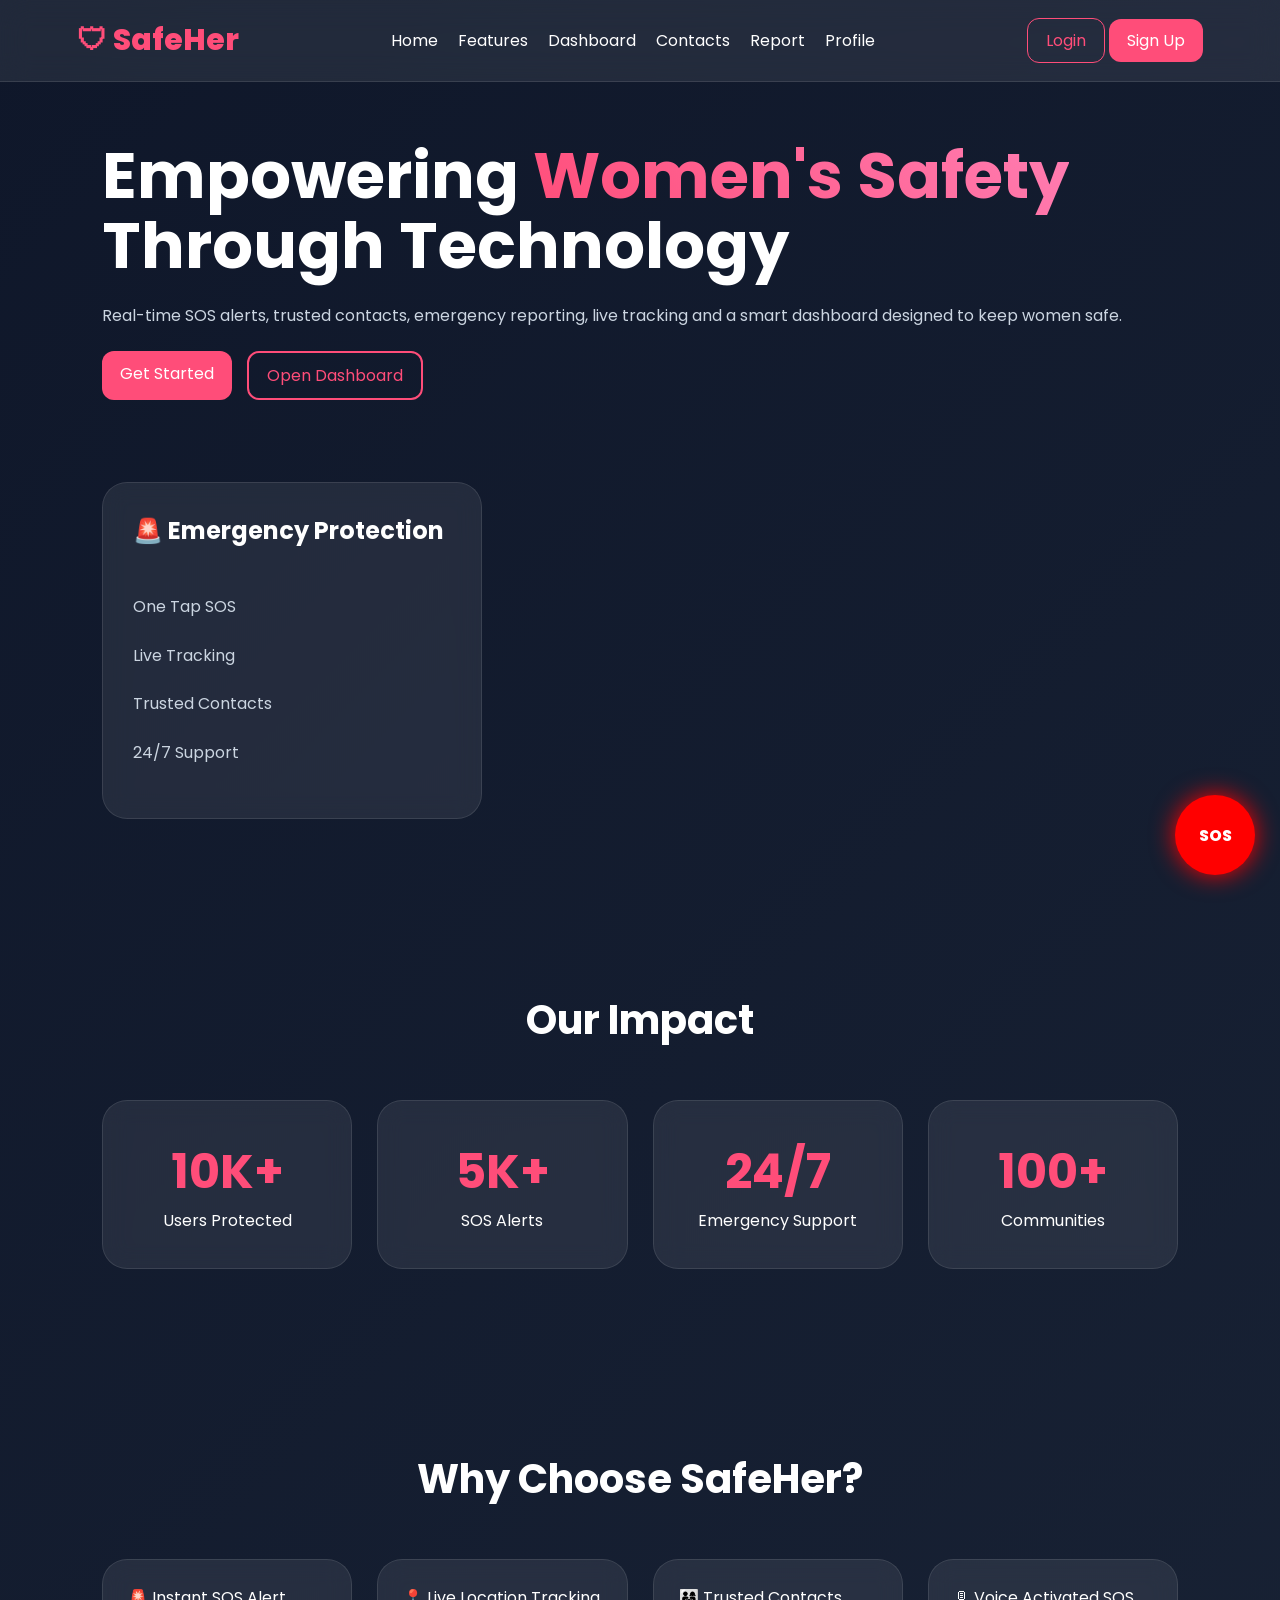
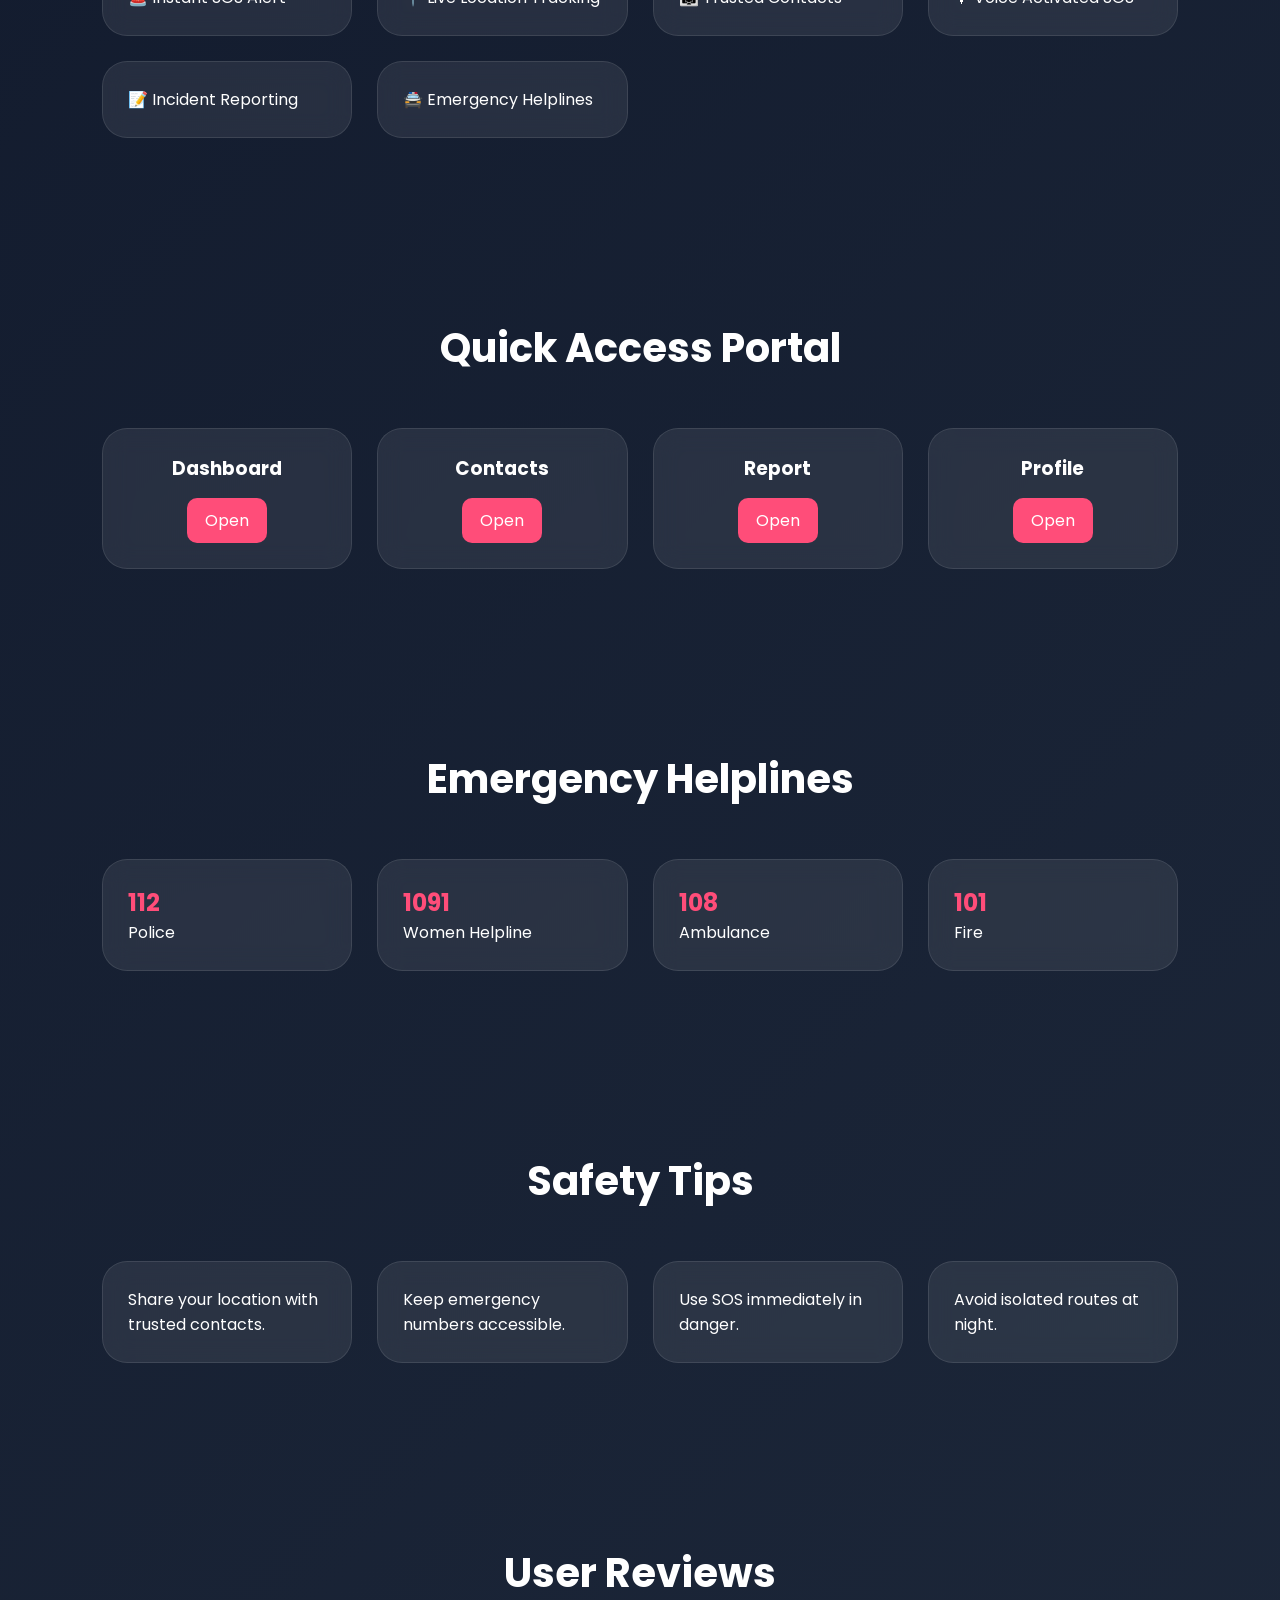
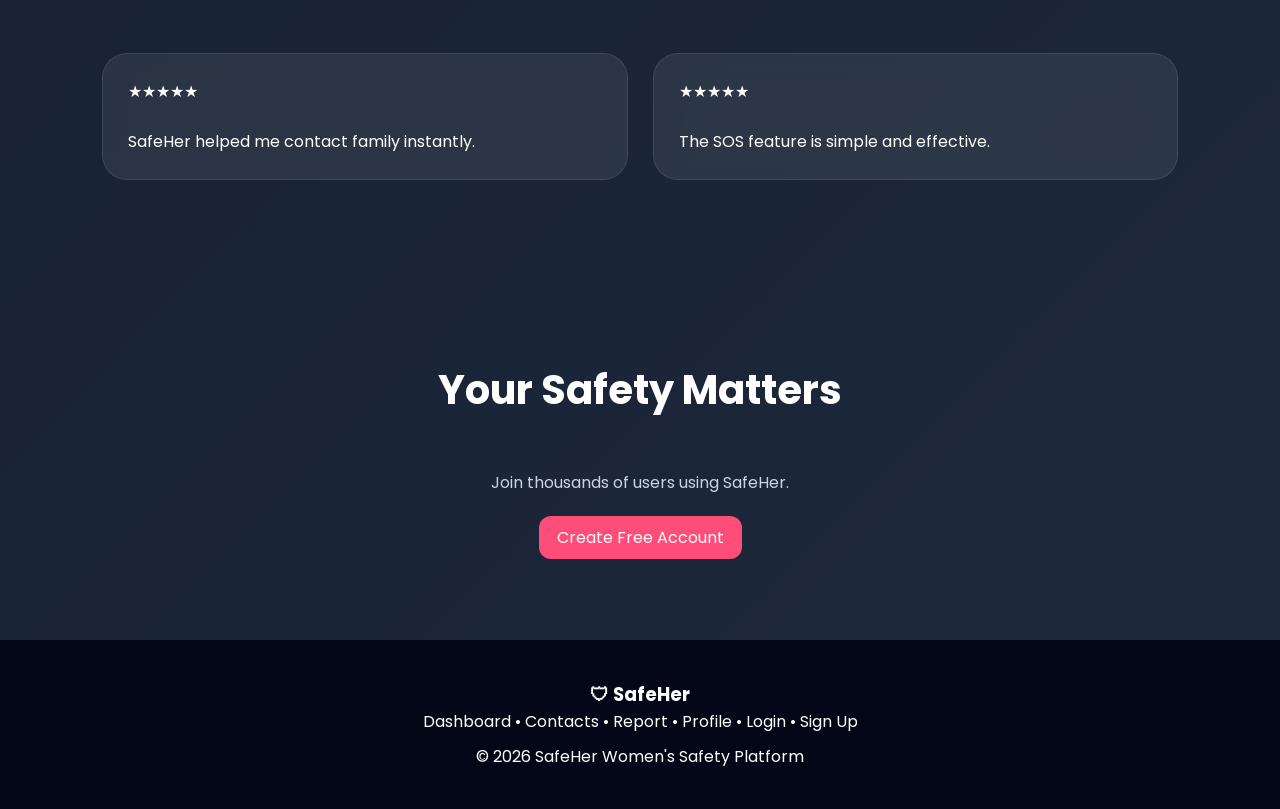
<file: New folder/index.html>
<!DOCTYPE html>
<html lang="en">
<head>
<meta charset="UTF-8">
<meta name="viewport" content="width=device-width, initial-scale=1.0">
<title>SafeHer Premium</title>
<link href="https://fonts.googleapis.com/css2?family=Poppins:wght@300;400;500;600;700;800&display=swap" rel="stylesheet">
<style>
*{margin:0;padding:0;box-sizing:border-box;font-family:Poppins,sans-serif}
body{
background:linear-gradient(135deg,#0f172a,#1e293b);
color:#fff;overflow-x:hidden}
nav{
position:fixed;top:0;width:100%;
display:flex;justify-content:space-between;align-items:center;
padding:18px 6%;backdrop-filter:blur(15px);
background:rgba(255,255,255,.08);
border-bottom:1px solid rgba(255,255,255,.1);
z-index:1000}
.logo{font-size:30px;font-weight:800;color:#ff4d79}
.nav-links{display:flex;gap:20px;list-style:none}
.nav-links a{text-decoration:none;color:#fff}
.btn{padding:10px 18px;border-radius:12px;text-decoration:none}
.login{border:1px solid #ff4d79;color:#ff4d79}
.signup{background:#ff4d79;color:#fff}

.hero{
min-height:100vh;
display:flex;
justify-content:space-between;
align-items:center;
padding:120px 8% 60px;
gap:40px;flex-wrap:wrap}
.hero h1{
font-size:4rem;
line-height:1.1}
.hero span{
background:linear-gradient(45deg,#ff4d79,#ff7eb3);
-webkit-background-clip:text;
-webkit-text-fill-color:transparent}
.hero p{margin:20px 0;line-height:1.8;color:#cbd5e1}
.cta{display:flex;gap:15px;flex-wrap:wrap}
.primary{background:#ff4d79;color:#fff}
.secondary{border:2px solid #ff4d79;color:#ff4d79}
.glass{
background:rgba(255,255,255,.08);
backdrop-filter:blur(12px);
border:1px solid rgba(255,255,255,.1);
border-radius:25px}
.hero-card{
width:380px;padding:30px;
animation:float 4s ease-in-out infinite}
@keyframes float{
50%{transform:translateY(-15px)}
}
section{padding:90px 8%}
.title{text-align:center;font-size:2.5rem;margin-bottom:50px}
.grid{
display:grid;
grid-template-columns:repeat(auto-fit,minmax(250px,1fr));
gap:25px}
.card{
padding:25px;
transition:.4s;
border-radius:25px}
.card:hover{
transform:translateY(-10px);
box-shadow:0 0 25px rgba(255,77,121,.4)}
.counter{
text-align:center;padding:35px}
.counter h2{font-size:3rem;color:#ff4d79}
.portal .card{text-align:center}
.portal a{
display:inline-block;margin-top:15px;
padding:10px 18px;
background:#ff4d79;
color:white;
border-radius:10px;
text-decoration:none}
.helpline h2{color:#ff4d79}
.footer{
background:#020617;
padding:40px;text-align:center}
.sos{
position:fixed;
right:25px;
bottom:25px;
width:80px;height:80px;
background:red;
border-radius:50%;
display:flex;
align-items:center;
justify-content:center;
font-weight:800;
color:white;
text-decoration:none;
box-shadow:0 0 25px red;
animation:pulse 1.5s infinite}
@keyframes pulse{
50%{transform:scale(1.1)}
}
@media(max-width:900px){
.hero h1{font-size:2.8rem}
nav{flex-direction:column;gap:10px}
.nav-links{flex-wrap:wrap;justify-content:center}
}
</style>
</head>
<body>

<nav>
<div class="logo">🛡 SafeHer</div>
<ul class="nav-links">
<li><a href="#">Home</a></li>
<li><a href="#features">Features</a></li>
<li><a href="dashboard.html">Dashboard</a></li>
<li><a href="contacts.html">Contacts</a></li>
<li><a href="report.html">Report</a></li>
<li><a href="profile.html">Profile</a></li>
</ul>
<div>
<a href="login.html" class="btn login">Login</a>
<a href="signup.html" class="btn signup">Sign Up</a>
</div>
</nav>

<section class="hero">
<div>
<h1>Empowering <span>Women's Safety</span><br>Through Technology</h1>
<p>Real-time SOS alerts, trusted contacts, emergency reporting, live tracking and a smart dashboard designed to keep women safe.</p>
<div class="cta">
<a href="signup.html" class="btn primary">Get Started</a>
<a href="dashboard.html" class="btn secondary">Open Dashboard</a>
</div>
</div>

<div class="glass hero-card">
<h2>🚨 Emergency Protection</h2>
<br>
<p>One Tap SOS</p>
<p>Live Tracking</p>
<p>Trusted Contacts</p>
<p>24/7 Support</p>
</div>
</section>

<section>
<h2 class="title">Our Impact</h2>
<div class="grid">
<div class="glass counter"><h2>10K+</h2><p>Users Protected</p></div>
<div class="glass counter"><h2>5K+</h2><p>SOS Alerts</p></div>
<div class="glass counter"><h2>24/7</h2><p>Emergency Support</p></div>
<div class="glass counter"><h2>100+</h2><p>Communities</p></div>
</div>
</section>

<section id="features">
<h2 class="title">Why Choose SafeHer?</h2>
<div class="grid">
<div class="glass card">🚨 Instant SOS Alert</div>
<div class="glass card">📍 Live Location Tracking</div>
<div class="glass card">👨‍👩‍👧 Trusted Contacts</div>
<div class="glass card">🎙 Voice Activated SOS</div>
<div class="glass card">📝 Incident Reporting</div>
<div class="glass card">🚔 Emergency Helplines</div>
</div>
</section>

<section class="portal">
<h2 class="title">Quick Access Portal</h2>
<div class="grid">
<div class="glass card"><h3>Dashboard</h3><a href="dashboard.html">Open</a></div>
<div class="glass card"><h3>Contacts</h3><a href="contacts.html">Open</a></div>
<div class="glass card"><h3>Report</h3><a href="report.html">Open</a></div>
<div class="glass card"><h3>Profile</h3><a href="profile.html">Open</a></div>
</div>
</section>

<section>
<h2 class="title">Emergency Helplines</h2>
<div class="grid">
<div class="glass card helpline"><h2>112</h2><p>Police</p></div>
<div class="glass card helpline"><h2>1091</h2><p>Women Helpline</p></div>
<div class="glass card helpline"><h2>108</h2><p>Ambulance</p></div>
<div class="glass card helpline"><h2>101</h2><p>Fire</p></div>
</div>
</section>

<section>
<h2 class="title">Safety Tips</h2>
<div class="grid">
<div class="glass card">Share your location with trusted contacts.</div>
<div class="glass card">Keep emergency numbers accessible.</div>
<div class="glass card">Use SOS immediately in danger.</div>
<div class="glass card">Avoid isolated routes at night.</div>
</div>
</section>

<section>
<h2 class="title">User Reviews</h2>
<div class="grid">
<div class="glass card">★★★★★<br><br>SafeHer helped me contact family instantly.</div>
<div class="glass card">★★★★★<br><br>The SOS feature is simple and effective.</div>
</div>
</section>

<section style="text-align:center">
<h2 class="title">Your Safety Matters</h2>
<p style="margin-bottom:30px;color:#cbd5e1">Join thousands of users using SafeHer.</p>
<a href="signup.html" class="btn primary">Create Free Account</a>
</section>

<div class="footer">
<h3>🛡 SafeHer</h3>
<p>Dashboard • Contacts • Report • Profile • Login • Sign Up</p>
<p style="margin-top:10px">© 2026 SafeHer Women's Safety Platform</p>
</div>

<a href="dashboard.html" class="sos">SOS</a>
</body>
</html>
</file>
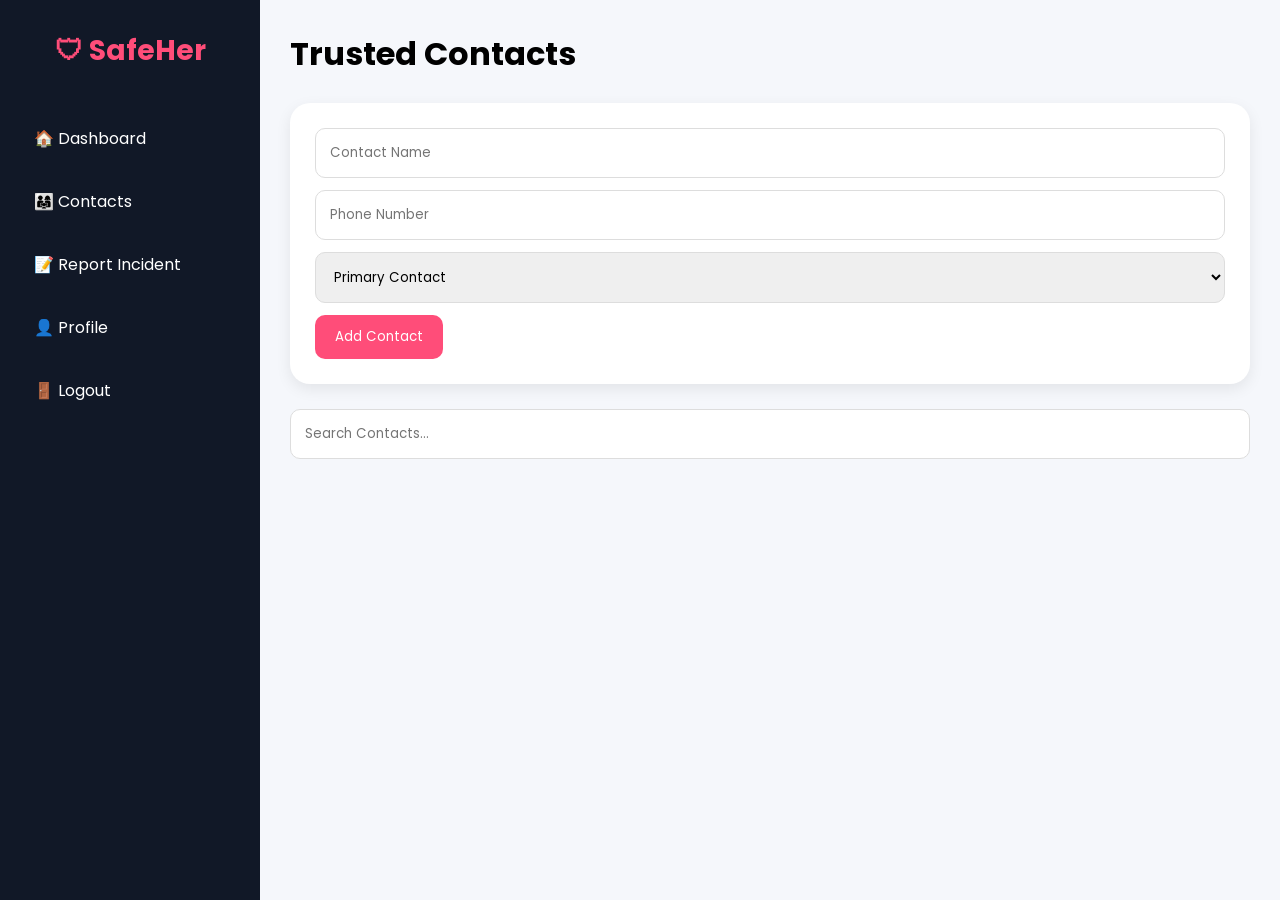
<file: New folder/contacts.html>
<!DOCTYPE html>
<html lang="en">
<head>
<meta charset="UTF-8">
<meta name="viewport" content="width=device-width, initial-scale=1.0">

<title>SafeHer - Trusted Contacts</title>

<link href="https://fonts.googleapis.com/css2?family=Poppins:wght@300;400;500;600;700&display=swap" rel="stylesheet">

<style>

*{
margin:0;
padding:0;
box-sizing:border-box;
font-family:'Poppins',sans-serif;
}

body{
background:#f5f7fb;
display:flex;
min-height:100vh;
}

.sidebar{
width:260px;
background:#111827;
color:white;
padding:30px 20px;
position:fixed;
height:100%;
}

.logo{
font-size:28px;
font-weight:700;
margin-bottom:40px;
text-align:center;
color:#ff4d79;
}

.sidebar a{
display:block;
padding:14px;
margin-bottom:10px;
text-decoration:none;
color:white;
border-radius:10px;
transition:.3s;
}

.sidebar a:hover{
background:#ff4d79;
}

.main{
margin-left:260px;
padding:30px;
width:100%;
}

.page-title{
margin-bottom:25px;
}

.form-box{
background:white;
padding:25px;
border-radius:20px;
box-shadow:0 5px 15px rgba(0,0,0,.08);
margin-bottom:25px;
}

input,select{
width:100%;
padding:14px;
margin-bottom:12px;
border:1px solid #ddd;
border-radius:10px;
}

.btn{
background:#ff4d79;
color:white;
border:none;
padding:12px 20px;
border-radius:10px;
cursor:pointer;
}

.search{
margin-bottom:20px;
}

.contact-grid{
display:grid;
grid-template-columns:repeat(auto-fit,minmax(280px,1fr));
gap:20px;
}

.contact-card{
background:white;
padding:20px;
border-radius:20px;
box-shadow:0 5px 15px rgba(0,0,0,.08);
}

.contact-card h3{
color:#ff4d79;
margin-bottom:10px;
}

.priority{
display:inline-block;
padding:5px 10px;
border-radius:20px;
font-size:12px;
background:#ffe5ec;
color:#ff4d79;
margin-bottom:10px;
}

.delete-btn{
background:red;
color:white;
border:none;
padding:10px 15px;
border-radius:8px;
cursor:pointer;
margin-top:10px;
}

@media(max-width:900px){

.sidebar{
position:relative;
width:100%;
height:auto;
}

.main{
margin-left:0;
}

body{
flex-direction:column;
}

}

</style>
</head>

<body>

<div class="sidebar">

<div class="logo">
🛡 SafeHer
</div>

<a href="dashboard.html">🏠 Dashboard</a>
<a href="contacts.html">👨‍👩‍👧 Contacts</a>
<a href="report.html">📝 Report Incident</a>
<a href="profile.html">👤 Profile</a>
<a href="index.html">🚪 Logout</a>

</div>

<div class="main">

<h1 class="page-title">
Trusted Contacts
</h1>

<div class="form-box">

<input
type="text"
id="name"
placeholder="Contact Name">

<input
type="tel"
id="phone"
placeholder="Phone Number">

<select id="priority">

<option value="Primary">
Primary Contact
</option>

<option value="Secondary">
Secondary Contact
</option>

<option value="Emergency">
Emergency Contact
</option>

</select>

<button class="btn" onclick="addContact()">
Add Contact
</button>

</div>

<input
type="text"
id="search"
class="search"
placeholder="Search Contacts..."
onkeyup="searchContact()">

<div
class="contact-grid"
id="contactContainer">
</div>

</div>

<script>

let contacts =
JSON.parse(
localStorage.getItem("safeherContacts")
) || [];

function saveContacts(){

localStorage.setItem(
"safeherContacts",
JSON.stringify(contacts)
);

}

function addContact(){

const name =
document.getElementById("name").value;

const phone =
document.getElementById("phone").value;

const priority =
document.getElementById("priority").value;

if(!name || !phone){

alert("Fill all fields");
return;

}

contacts.push({

name,
phone,
priority

});

saveContacts();

renderContacts();

document.getElementById("name").value="";
document.getElementById("phone").value="";

}

function deleteContact(index){

contacts.splice(index,1);

saveContacts();

renderContacts();

}

function renderContacts(filtered = contacts){

const container =
document.getElementById(
"contactContainer"
);

container.innerHTML="";

filtered.forEach((contact,index)=>{

container.innerHTML += `

<div class="contact-card">

<div class="priority">
${contact.priority}
</div>

<h3>${contact.name}</h3>

<p>📞 ${contact.phone}</p>

<button
class="delete-btn"
onclick="deleteContact(${index})">
Delete
</button>

</div>

`;

});

}

function searchContact(){

const query =
document.getElementById("search")
.value
.toLowerCase();

const filtered =
contacts.filter(contact =>

contact.name
.toLowerCase()
.includes(query)

);

renderContacts(filtered);

}

renderContacts();

</script>

</body>
</html>
</file>
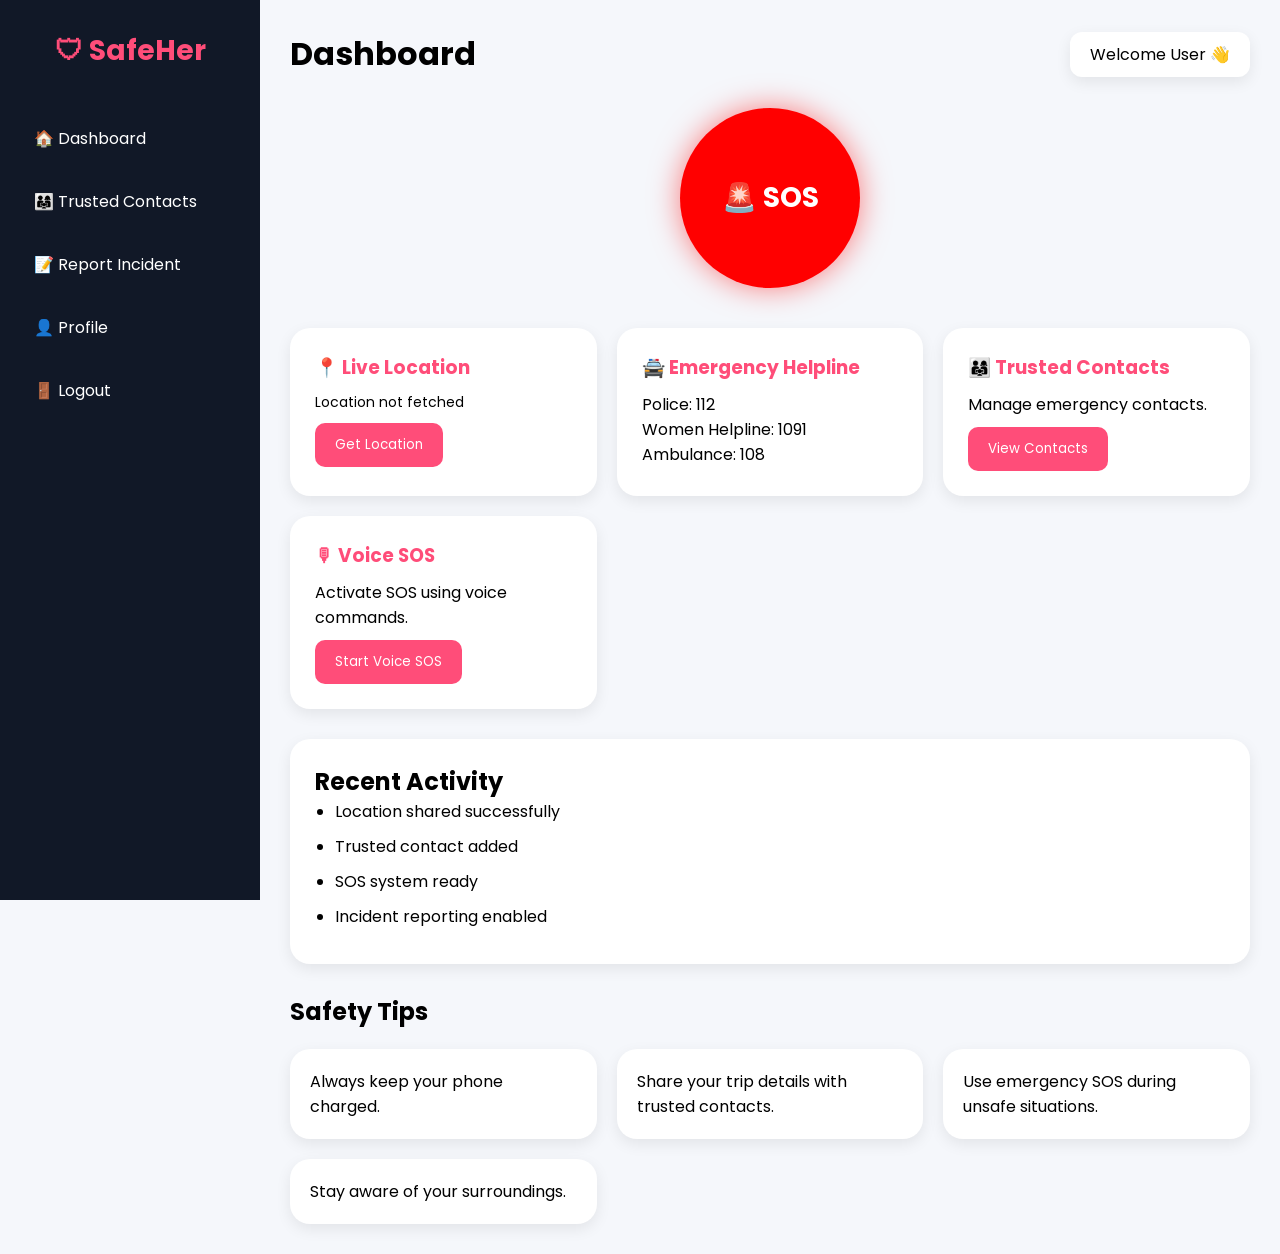
<file: New folder/dashboard.html>
<!DOCTYPE html>
<html lang="en">

<head>
<meta charset="UTF-8">
<meta name="viewport" content="width=device-width, initial-scale=1.0">

<title>SafeHer Dashboard</title>

<link href="https://fonts.googleapis.com/css2?family=Poppins:wght@300;400;500;600;700&display=swap" rel="stylesheet">

<style>

*{
margin:0;
padding:0;
box-sizing:border-box;
font-family:'Poppins',sans-serif;
}

body{
background:#f5f7fb;
display:flex;
min-height:100vh;
}

.sidebar{
width:260px;
background:#111827;
color:white;
padding:30px 20px;
position:fixed;
height:100%;
}

.logo{
font-size:28px;
font-weight:700;
margin-bottom:40px;
text-align:center;
color:#ff4d79;
}

.sidebar a{
display:block;
padding:14px;
margin-bottom:10px;
text-decoration:none;
color:white;
border-radius:10px;
transition:.3s;
}

.sidebar a:hover{
background:#ff4d79;
}

.main{
margin-left:260px;
padding:30px;
width:100%;
}

.topbar{
display:flex;
justify-content:space-between;
align-items:center;
margin-bottom:30px;
}

.profile{
background:white;
padding:10px 20px;
border-radius:12px;
box-shadow:0 5px 15px rgba(0,0,0,.08);
}

.sos-section{
text-align:center;
margin-bottom:40px;
}

.sos-btn{
width:180px;
height:180px;
border:none;
border-radius:50%;
background:red;
color:white;
font-size:28px;
font-weight:700;
cursor:pointer;
box-shadow:0 0 30px rgba(255,0,0,.5);
animation:pulse 1.5s infinite;
}

@keyframes pulse{
0%{transform:scale(1);}
50%{transform:scale(1.08);}
100%{transform:scale(1);}
}

.cards{
display:grid;
grid-template-columns:repeat(auto-fit,minmax(250px,1fr));
gap:20px;
margin-bottom:30px;
}

.card{
background:white;
padding:25px;
border-radius:20px;
box-shadow:0 5px 15px rgba(0,0,0,.08);
}

.card h3{
color:#ff4d79;
margin-bottom:10px;
}

.btn{
background:#ff4d79;
color:white;
border:none;
padding:12px 20px;
border-radius:10px;
cursor:pointer;
margin-top:10px;
}

.activity{
background:white;
padding:25px;
border-radius:20px;
box-shadow:0 5px 15px rgba(0,0,0,.08);
margin-bottom:30px;
}

.activity ul{
padding-left:20px;
}

.activity li{
margin-bottom:10px;
}

.tips{
display:grid;
grid-template-columns:repeat(auto-fit,minmax(250px,1fr));
gap:20px;
}

.tip-card{
background:white;
padding:20px;
border-radius:20px;
box-shadow:0 5px 15px rgba(0,0,0,.08);
}

#locationText{
margin-top:10px;
font-size:14px;
}

@media(max-width:900px){

.sidebar{
width:100%;
height:auto;
position:relative;
}

.main{
margin-left:0;
}

body{
flex-direction:column;
}

}

</style>

</head>

<body>

<div class="sidebar">

<div class="logo">
🛡 SafeHer
</div>

<a href="dashboard.html">🏠 Dashboard</a>

<a href="contacts.html">👨‍👩‍👧 Trusted Contacts</a>

<a href="report.html">📝 Report Incident</a>

<a href="profile.html">👤 Profile</a>

<a href="index.html">🚪 Logout</a>

</div>

<div class="main">

<div class="topbar">

<h1>Dashboard</h1>

<div class="profile">
Welcome User 👋
</div>

</div>

<div class="sos-section">

<button class="sos-btn" onclick="activateSOS()">
🚨 SOS
</button>

<h3 id="sosStatus"></h3>

</div>

<div class="cards">

<div class="card">

<h3>📍 Live Location</h3>

<p id="locationText">
Location not fetched
</p>

<button class="btn" onclick="getLocation()">
Get Location
</button>

</div>

<div class="card">

<h3>🚔 Emergency Helpline</h3>

<p>Police: 112</p>

<p>Women Helpline: 1091</p>

<p>Ambulance: 108</p>

</div>

<div class="card">

<h3>👨‍👩‍👧 Trusted Contacts</h3>

<p>
Manage emergency contacts.
</p>

<button class="btn">
View Contacts
</button>

</div>

<div class="card">

<h3>🎙 Voice SOS</h3>

<p>
Activate SOS using voice commands.
</p>

<button class="btn" onclick="voiceSOS()">
Start Voice SOS
</button>

</div>

</div>

<div class="activity">

<h2>Recent Activity</h2>

<ul>

<li>Location shared successfully</li>

<li>Trusted contact added</li>

<li>SOS system ready</li>

<li>Incident reporting enabled</li>

</ul>

</div>

<h2 style="margin-bottom:20px;">
Safety Tips
</h2>

<div class="tips">

<div class="tip-card">
Always keep your phone charged.
</div>

<div class="tip-card">
Share your trip details with trusted contacts.
</div>

<div class="tip-card">
Use emergency SOS during unsafe situations.
</div>

<div class="tip-card">
Stay aware of your surroundings.
</div>

</div>

</div>

<script>

function activateSOS(){

let count = 5;

const status =
document.getElementById("sosStatus");

status.innerHTML =
"SOS activating in 5 seconds";

let timer = setInterval(()=>{

count--;

status.innerHTML =
"SOS activating in "
+ count +
" seconds";

if(count<=0){

clearInterval(timer);

status.innerHTML =
"🚨 SOS ACTIVATED";

alert(
"Emergency Alert Activated!"
);

}

},1000);

}

function getLocation(){

if(navigator.geolocation){

navigator.geolocation.getCurrentPosition(

function(position){

document.getElementById(
"locationText"
).innerHTML =

"Latitude: "
+ position.coords.latitude +

"<br>Longitude: "
+ position.coords.longitude;

}

);

}

}

function voiceSOS(){

const SpeechRecognition =
window.SpeechRecognition ||
window.webkitSpeechRecognition;

if(!SpeechRecognition){

alert(
"Voice recognition not supported."
);

return;
}

const recognition =
new SpeechRecognition();

recognition.start();

recognition.onresult =
function(event){

const speech =
event.results[0][0].transcript
.toLowerCase();

if(
speech.includes("help") ||
speech.includes("sos")
){

activateSOS();

}

};

}

</script>

</body>
</html>
</file>
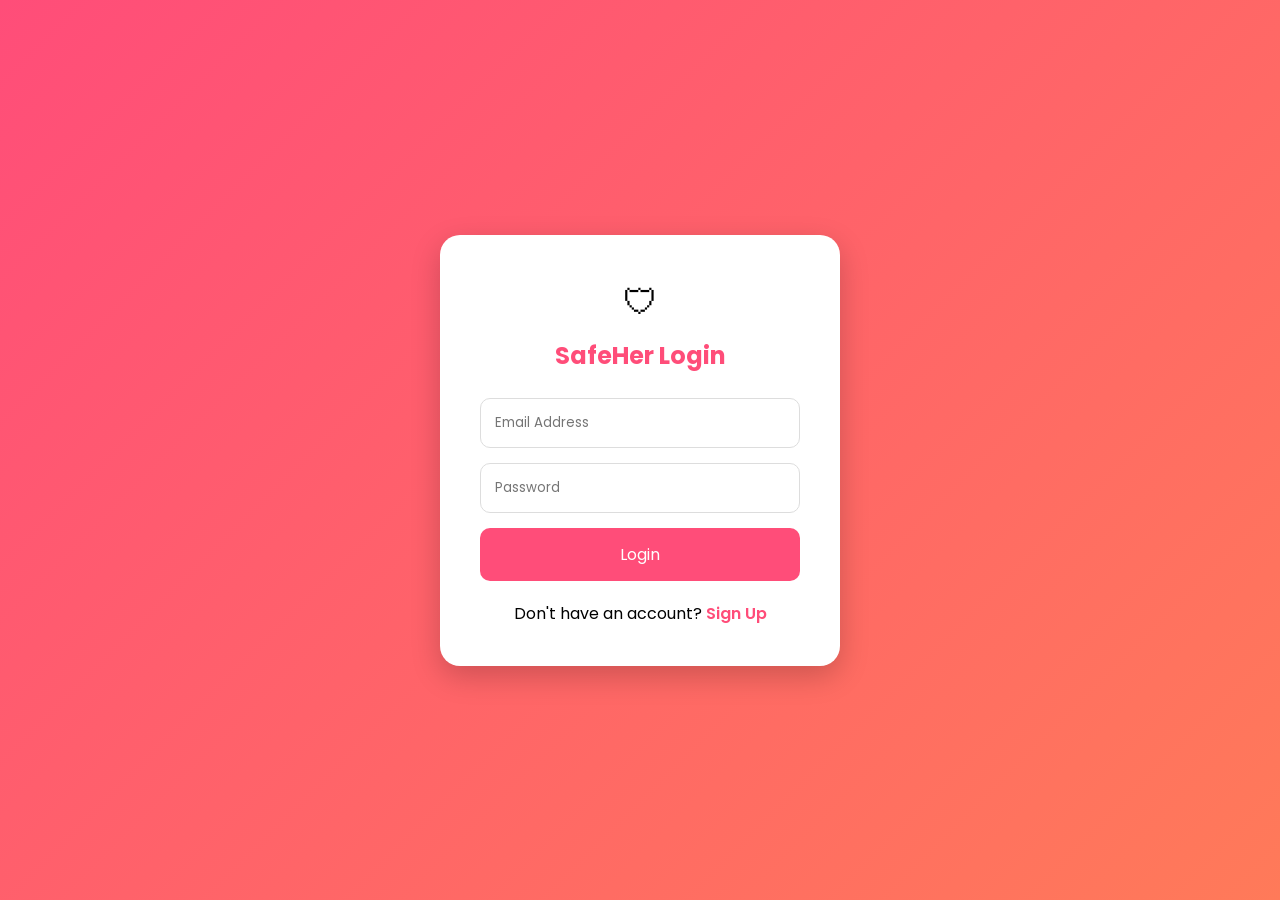
<file: New folder/login.html>
<!DOCTYPE html>
<html lang="en">
<head>
<meta charset="UTF-8">
<meta name="viewport" content="width=device-width, initial-scale=1.0">

<title>SafeHer Login</title>

<link href="https://fonts.googleapis.com/css2?family=Poppins:wght@300;400;500;600;700&display=swap" rel="stylesheet">

<style>

*{
margin:0;
padding:0;
box-sizing:border-box;
font-family:'Poppins',sans-serif;
}

body{
height:100vh;
display:flex;
justify-content:center;
align-items:center;
background:linear-gradient(135deg,#ff4d79,#ff7a59);
}

.login-box{

width:400px;
background:white;
padding:40px;
border-radius:20px;
box-shadow:0 10px 30px rgba(0,0,0,.2);
}

.logo{
text-align:center;
font-size:35px;
margin-bottom:10px;
}

h2{
text-align:center;
margin-bottom:25px;
color:#ff4d79;
}

input{
width:100%;
padding:14px;
margin-bottom:15px;
border:1px solid #ddd;
border-radius:10px;
}

button{
width:100%;
padding:14px;
background:#ff4d79;
color:white;
border:none;
border-radius:10px;
cursor:pointer;
font-size:16px;
}

button:hover{
background:#ff2d63;
}

.signup{
text-align:center;
margin-top:20px;
}

.signup a{
color:#ff4d79;
text-decoration:none;
font-weight:600;
}

</style>
</head>

<body>

<div class="login-box">

<div class="logo">🛡</div>

<h2>SafeHer Login</h2>

<form>

<input type="email" placeholder="Email Address">

<input type="password" placeholder="Password">

<button type="submit">
Login
</button>

</form>

<div class="signup">
Don't have an account?
<a href="signup.html">Sign Up</a>
</div>

</div>

</body>
</html>
</file>
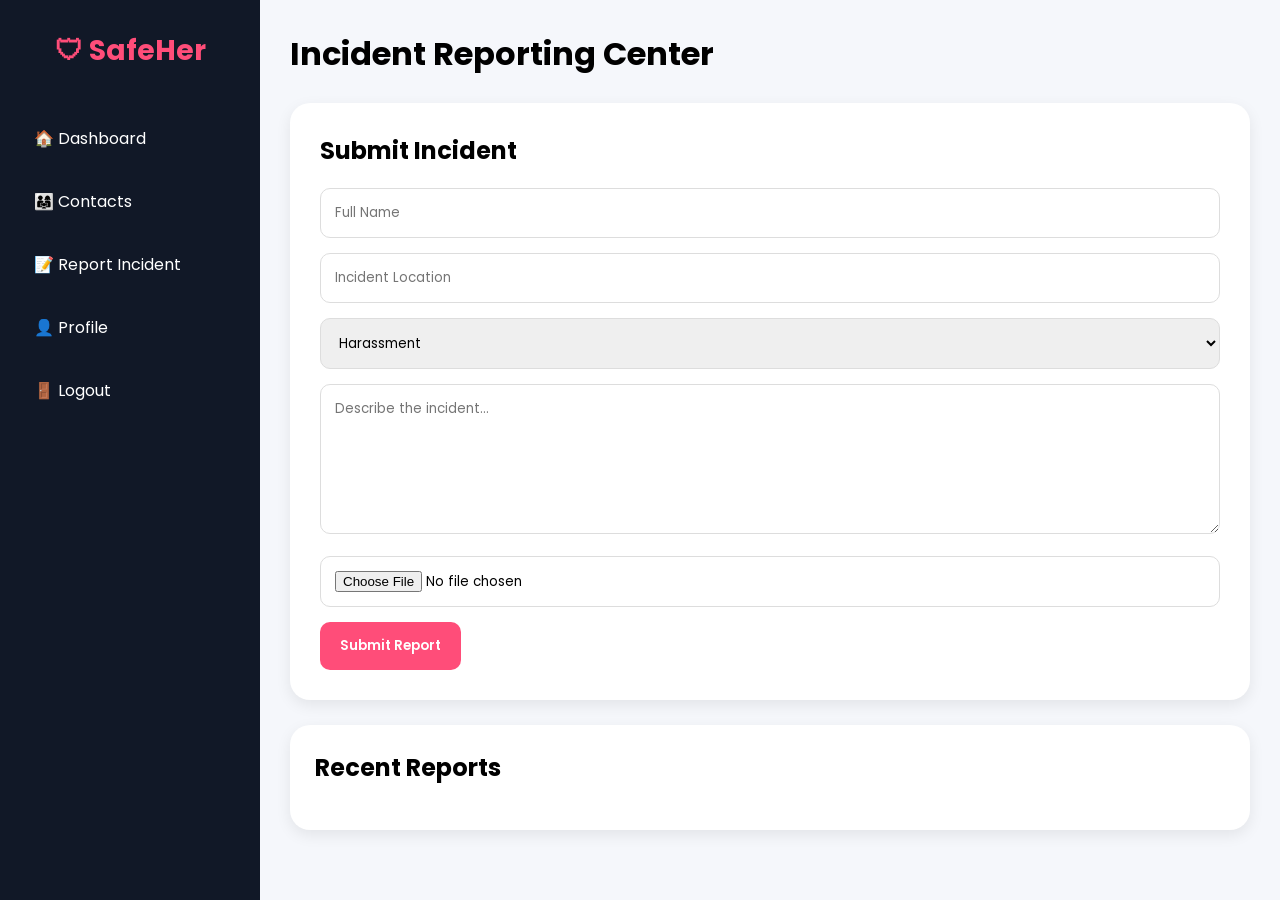
<file: New folder/report.html>
<!DOCTYPE html>
<html lang="en">
<head>
<meta charset="UTF-8">
<meta name="viewport" content="width=device-width, initial-scale=1.0">

<title>SafeHer - Incident Report</title>

<link href="https://fonts.googleapis.com/css2?family=Poppins:wght@300;400;500;600;700&display=swap" rel="stylesheet">

<style>

*{
margin:0;
padding:0;
box-sizing:border-box;
font-family:'Poppins',sans-serif;
}

body{
background:#f5f7fb;
display:flex;
min-height:100vh;
}

.sidebar{
width:260px;
background:#111827;
color:white;
padding:30px 20px;
position:fixed;
height:100%;
}

.logo{
font-size:28px;
font-weight:700;
text-align:center;
margin-bottom:40px;
color:#ff4d79;
}

.sidebar a{
display:block;
padding:14px;
margin-bottom:10px;
color:white;
text-decoration:none;
border-radius:10px;
transition:.3s;
}

.sidebar a:hover{
background:#ff4d79;
}

.main{
margin-left:260px;
padding:30px;
width:100%;
}

.page-title{
margin-bottom:25px;
}

.report-box{
background:white;
padding:30px;
border-radius:20px;
box-shadow:0 5px 15px rgba(0,0,0,.08);
margin-bottom:25px;
}

input,
textarea,
select{
width:100%;
padding:14px;
margin-bottom:15px;
border:1px solid #ddd;
border-radius:10px;
}

.btn{
background:#ff4d79;
color:white;
border:none;
padding:14px 20px;
border-radius:10px;
cursor:pointer;
font-weight:600;
}

.btn:hover{
background:#ff2e65;
}

.preview{
margin-top:10px;
max-width:250px;
display:none;
border-radius:10px;
}

.status-box{
background:white;
padding:25px;
border-radius:20px;
box-shadow:0 5px 15px rgba(0,0,0,.08);
}

.status-card{
padding:15px;
background:#fdf2f8;
border-left:5px solid #ff4d79;
border-radius:10px;
margin-bottom:15px;
}

@media(max-width:900px){

.sidebar{
position:relative;
width:100%;
height:auto;
}

.main{
margin-left:0;
}

body{
flex-direction:column;
}

}

</style>
</head>

<body>

<div class="sidebar">

<div class="logo">
🛡 SafeHer
</div>

<a href="dashboard.html">🏠 Dashboard</a>
<a href="contacts.html">👨‍👩‍👧 Contacts</a>
<a href="report.html">📝 Report Incident</a>
<a href="profile.html">👤 Profile</a>
<a href="index.html">🚪 Logout</a>

</div>

<div class="main">

<h1 class="page-title">
Incident Reporting Center
</h1>

<div class="report-box">

<h2 style="margin-bottom:20px;">
Submit Incident
</h2>

<form id="reportForm">

<input
type="text"
id="name"
placeholder="Full Name"
required>

<input
type="text"
id="location"
placeholder="Incident Location"
required>

<select id="category">

<option>Harassment</option>
<option>Stalking</option>
<option>Unsafe Area</option>
<option>Theft</option>
<option>Violence</option>
<option>Other</option>

</select>

<textarea
rows="6"
id="description"
placeholder="Describe the incident..."
required></textarea>

<input
type="file"
id="imageUpload"
accept="image/*">

<img
id="preview"
class="preview">

<button
type="submit"
class="btn">

Submit Report

</button>

</form>

</div>

<div class="status-box">

<h2 style="margin-bottom:20px;">
Recent Reports
</h2>

<div id="reportList"></div>

</div>

</div>

<script>

const imageUpload =
document.getElementById(
"imageUpload"
);

const preview =
document.getElementById(
"preview"
);

imageUpload.addEventListener(
"change",
function(){

const file =
this.files[0];

if(file){

preview.src =
URL.createObjectURL(file);

preview.style.display =
"block";

}

}
);

let reports =
JSON.parse(
localStorage.getItem(
"safeherReports"
)
) || [];

document
.getElementById(
"reportForm"
)
.addEventListener(
"submit",
function(e){

e.preventDefault();

const report = {

name:
document.getElementById(
"name"
).value,

location:
document.getElementById(
"location"
).value,

category:
document.getElementById(
"category"
).value,

description:
document.getElementById(
"description"
).value,

status:
"Pending Review",

date:
new Date()
.toLocaleString()

};

reports.push(report);

localStorage.setItem(
"safeherReports",
JSON.stringify(reports)
);

alert(
"Report Submitted Successfully!"
);

this.reset();

preview.style.display =
"none";

renderReports();

}
);

function renderReports(){

const container =
document.getElementById(
"reportList"
);

container.innerHTML = "";

reports
.slice()
.reverse()
.forEach(report=>{

container.innerHTML += `

<div class="status-card">

<h3>${report.category}</h3>

<p><strong>Location:</strong>
${report.location}</p>

<p><strong>Status:</strong>
${report.status}</p>

<p><strong>Date:</strong>
${report.date}</p>

</div>

`;

});

}

renderReports();

</script>

</body>
</html>
</file>
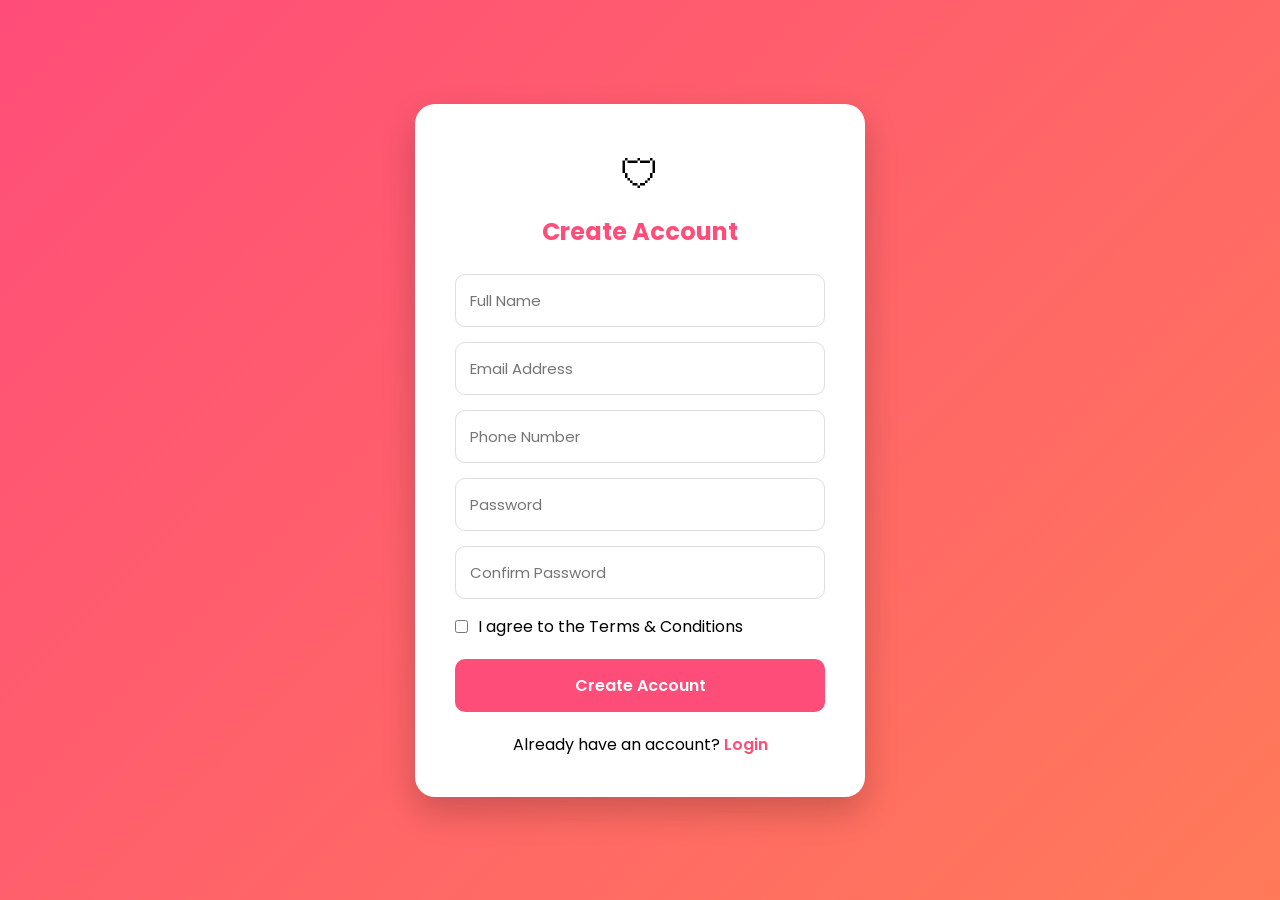
<file: New folder/signup.html>
<!DOCTYPE html>
<html lang="en">
<head>
<meta charset="UTF-8">
<meta name="viewport" content="width=device-width, initial-scale=1.0">

<title>SafeHer - Sign Up</title>

<link href="https://fonts.googleapis.com/css2?family=Poppins:wght@300;400;500;600;700&display=swap" rel="stylesheet">

<style>

*{
margin:0;
padding:0;
box-sizing:border-box;
font-family:'Poppins',sans-serif;
}

body{
min-height:100vh;
display:flex;
justify-content:center;
align-items:center;
padding:20px;
background:linear-gradient(135deg,#ff4d79,#ff7a59);
}

.signup-box{

width:450px;
background:white;
padding:40px;
border-radius:20px;
box-shadow:0 15px 35px rgba(0,0,0,.2);

}

.logo{
text-align:center;
font-size:40px;
margin-bottom:10px;
}

h2{
text-align:center;
color:#ff4d79;
margin-bottom:25px;
}

input{

width:100%;
padding:14px;
margin-bottom:15px;
border:1px solid #ddd;
border-radius:10px;
font-size:15px;

}

input:focus{

outline:none;
border-color:#ff4d79;

}

.checkbox{

display:flex;
align-items:center;
gap:10px;
margin-bottom:20px;

}

.checkbox input{

width:auto;
margin:0;

}

button{

width:100%;
padding:14px;
border:none;
border-radius:10px;
background:#ff4d79;
color:white;
font-size:16px;
font-weight:600;
cursor:pointer;
transition:.3s;

}

button:hover{

background:#ff2e65;

}

.login-link{

text-align:center;
margin-top:20px;

}

.login-link a{

color:#ff4d79;
text-decoration:none;
font-weight:600;

}

.error{

color:red;
font-size:14px;
margin-bottom:10px;
display:none;

}

@media(max-width:500px){

.signup-box{

width:100%;

}

}

</style>

</head>
<body>

<div class="signup-box">

<div class="logo">🛡</div>

<h2>Create Account</h2>

<form id="signupForm">

<input
type="text"
id="fullname"
placeholder="Full Name"
required>

<input
type="email"
id="email"
placeholder="Email Address"
required>

<input
type="tel"
id="phone"
placeholder="Phone Number"
required>

<input
type="password"
id="password"
placeholder="Password"
required>

<input
type="password"
id="confirmPassword"
placeholder="Confirm Password"
required>

<div id="errorMsg" class="error">
Passwords do not match
</div>

<div class="checkbox">

<input
type="checkbox"
id="terms"
required>

<label for="terms">
I agree to the Terms & Conditions
</label>

</div>

<button type="submit">
Create Account
</button>

</form>

<div class="login-link">

Already have an account?

<a href="login.html">
Login
</a>

</div>

</div>

<script>

document
.getElementById("signupForm")
.addEventListener("submit",function(e){

e.preventDefault();

const password =
document.getElementById("password").value;

const confirmPassword =
document.getElementById("confirmPassword").value;

const error =
document.getElementById("errorMsg");

if(password !== confirmPassword){

error.style.display="block";
return;

}

error.style.display="none";

const userData = {

name:
document.getElementById("fullname").value,

email:
document.getElementById("email").value,

phone:
document.getElementById("phone").value

};

localStorage.setItem(
"safeherUser",
JSON.stringify(userData)
);

alert("Account Created Successfully!");

window.location.href="login.html";

});

</script>

</body>
</html>
</file>
